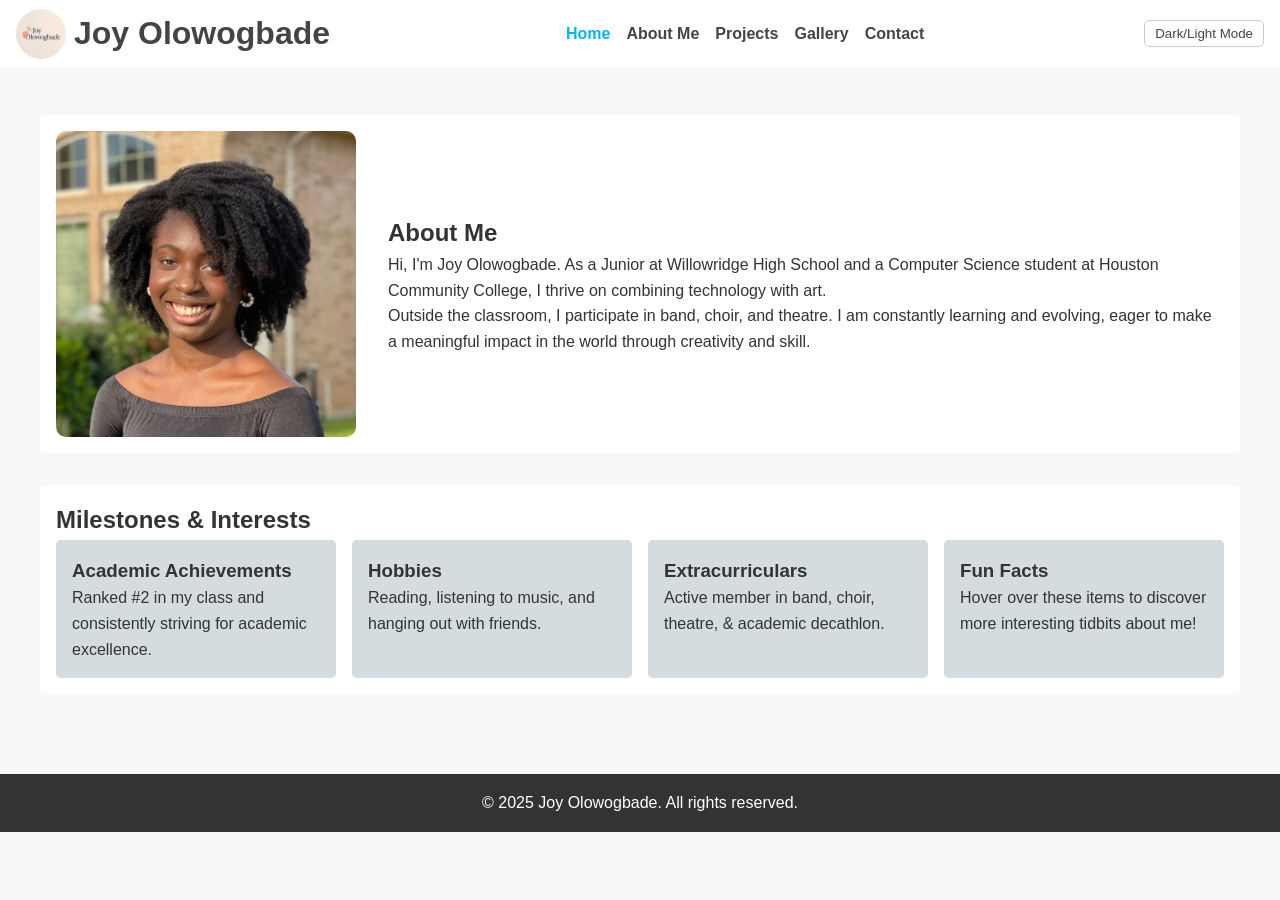
<file: All About Me (Spring 2025)/index.html>
<!DOCTYPE html>
<html lang="en">
  <head>
    <meta charset="UTF-8" />
    <meta name="viewport" content="width=device-width, initial-scale=1.0" />
    <title>About Me - Joy Olowogbade</title>
    <link rel="stylesheet" href="css/style.css" />
  </head>
  <body>
    <header>
      <div class="logo">
        <a href="index.html">
          <img src="images/logo.png" alt="Joy Headshot" class="logo-img" />
          <h1>Joy Olowogbade</h1>
        </a>
      </div>
      <nav>
        <ul>
          <li><a class="active" href="index.html">Home</a></li>
          <li><a href="about.html">About Me</a></li>
          <li><a href="projects.html">Projects</a></li>
          <li><a href="gallery.html">Gallery</a></li>
          <li><a href="contact.html">Contact</a></li>
        </ul>
      </nav>
      <button id="mode-toggle" aria-label="Toggle Dark/Light Mode">Dark/Light Mode</button>
      <div class="hamburger">
        <span></span>
        <span></span>
        <span></span>
      </div>
    </header>

    <main>
      <section id="about">
        <div class="about-container">
          <img src="images/Joy.JPG" alt="Joy's Photo" class="about-photo" />
          <div class="about-text">
            <h2>About Me</h2>
            <p>
              Hi, I'm Joy Olowogbade.
              As a Junior at Willowridge High School and a Computer Science student
              at Houston Community College, I thrive on combining technology with art.
            </p>
            <p>
              Outside the classroom, I participate in band, choir, and theatre.
              I am constantly learning and evolving, eager to make a meaningful impact
              in the world through creativity and skill.
            </p>
          </div>
        </div>
      </section>

      <section id="timeline">
        <h2>Milestones & Interests</h2>
        <div class="timeline-container">
          <div class="timeline-item">
            <h3>Academic Achievements</h3>
            <p>
              Ranked #2 in my class and consistently striving for academic excellence.
            </p>
          </div>
          <div class="timeline-item">
            <h3>Hobbies</h3>
            <p>
              Reading, listening to music, and hanging out with friends.
            </p>
          </div>
          <div class="timeline-item">
            <h3>Extracurriculars</h3>
            <p>
              Active member in band, choir, theatre, & academic decathlon.
            </p>
          </div>
          <div class="timeline-item">
            <h3>Fun Facts</h3>
            <p>
              Hover over these items to discover more interesting tidbits about me!
            </p>
          </div>
        </div>
      </section>
    </main>

    <footer>
      <p>&copy; 2025 Joy Olowogbade. All rights reserved.</p>
    </footer>

    <script src="js/script.js"></script>
  </body>
</html>
</file>
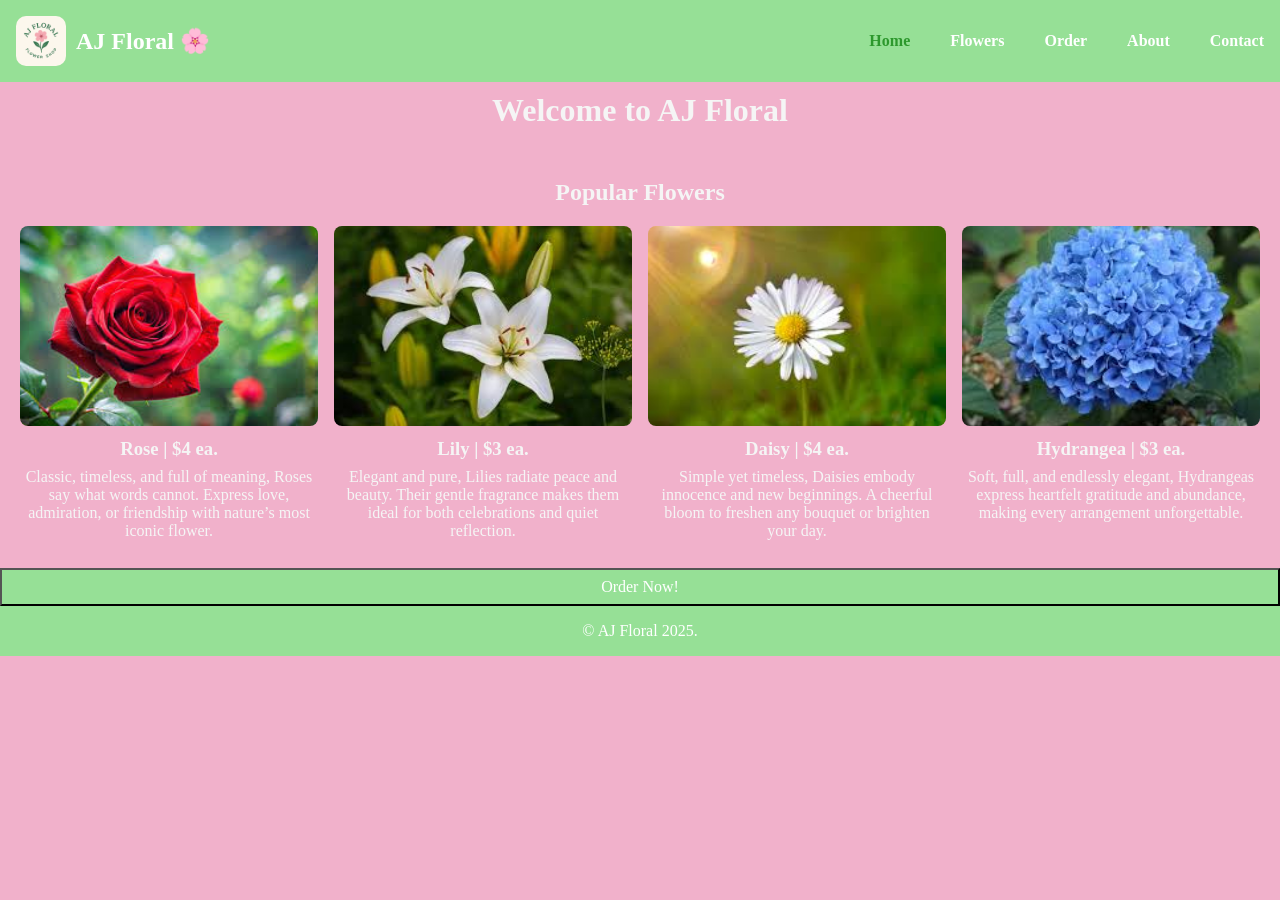
<file: Frontend Project/index.html>
<!DOCTYPE html>
<html lang="en">
<head>
    <meta charset="UTF-8">
    <meta http-equiv="X-UA-Compatible" content="IE=edge">
    <meta name="viewport" content="width=device-width, initial-scale=1.0">
    <title>AJ Floral 🌸</title>
    <link rel="stylesheet" href="css/style.css">
</head>
<body>
  <header>
   <nav>
      <div>
        <img src="images/logo.png" class="logo">
        <span class="name">AJ Floral 🌸</span>
      </div>
        <div class="hamburger">
          <span></span>
          <span></span>
          <span></span>
        </div>
        <ul class="nav-links">
          <li><a class="activo" href="index.html">Home</a></li>
          <li><a href="flowers.html">Flowers</a></li>
          <li><a href="order.html">Order</a></li>
          <li><a href="about.html">About</a></li>
          <li><a href="contact.html">Contact</a></li>
        </ul>
      </nav>
  </header>    

      <h1 id="title">Welcome to AJ Floral</h1>
      
      <section id="popular">
        <h2>Popular Flowers</h2>
        <div id="popularGrid" class="flower-grid"></div>
      </section>
      <button><a href='order.html'>Order Now!</a></button>

      <script src="javascript/script.js"></script>
      <footer><p>&copy; AJ Floral 2025.</p></footer>
</body>
</html>
</file>
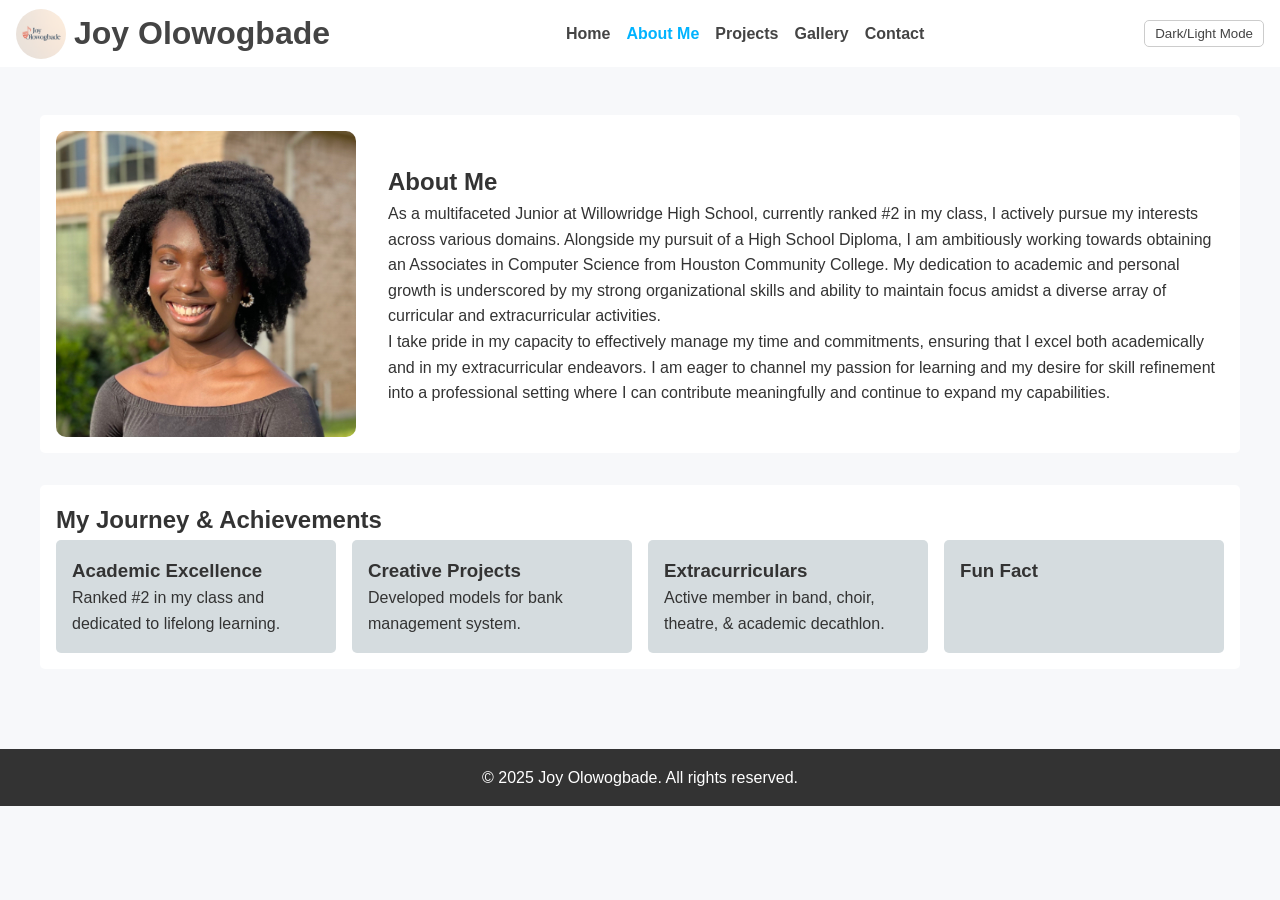
<file: All About Me (Spring 2025)/about.html>
<!DOCTYPE html>
<html lang="en">
  <head>
    <meta charset="UTF-8" />
    <meta name="viewport" content="width=device-width, initial-scale=1.0" />
    <title>About Me - Joy Olowogbade</title>
    <link rel="stylesheet" href="css/style.css" />
  </head>
  <body>
    <header>
      <div class="logo">
        <a href="index.html">
          <img src="images/logo.png" alt="Joy Headshot" class="logo-img" />
          <h1>Joy Olowogbade</h1>
        </a>
      </div>
      <nav>
        <ul>
          <li><a href="index.html">Home</a></li>
          <li><a class="active" href="about.html">About Me</a></li>
          <li><a href="projects.html">Projects</a></li>
          <li><a href="gallery.html">Gallery</a></li>
          <li><a href="contact.html">Contact</a></li>
        </ul>
      </nav>
      <button id="mode-toggle" aria-label="Toggle Dark/Light Mode">Dark/Light Mode</button>
      <div class="hamburger">
        <span></span>
        <span></span>
        <span></span>
      </div>
    </header>

    <main>
      <section id="about">
        <div class="about-container">
          <img src="images/Joy.JPG" alt="Joy's Photo" class="about-photo" />
          <div class="about-text">
            <h2>About Me</h2>
            <p>
              As a multifaceted Junior at Willowridge High School, currently ranked #2 in my class, 
                I actively pursue my interests across various domains. Alongside my pursuit of a High 
                School Diploma, I am ambitiously working towards obtaining an Associates in Computer
                Science from Houston Community College. My dedication to academic and personal growth is 
                underscored by my strong organizational skills and ability to maintain focus amidst a 
                diverse array of curricular and extracurricular activities. <br>
                I take pride in my capacity to effectively manage my time and commitments, ensuring that I 
                excel both academically and in my extracurricular endeavors. I am eager to channel my 
                passion for learning and my desire for skill refinement into a professional setting where 
                I can contribute meaningfully and continue to expand my capabilities.
            </p>
          </div>
        </div>
      </section>

      <section id="timeline">
        <h2>My Journey & Achievements</h2>
        <div class="timeline-container">
          <div class="timeline-item">
            <h3>Academic Excellence</h3>
            <p>Ranked #2 in my class and dedicated to lifelong learning.</p>
          </div>
          <div class="timeline-item">
            <h3>Creative Projects</h3>
            <p>Developed models for bank management system.</p>
          </div>
          <div class="timeline-item">
            <h3>Extracurriculars</h3>
            <p>Active member in band, choir, theatre, & academic decathlon.</p>
          </div>
          <div class="timeline-item">
            <h3>Fun Fact</h3>
            <p class="fun-fact">I’m also an aunty!</p>
          </div>
        </div>
      </section>
    </main>

    <footer>
      <p>&copy; 2025 Joy Olowogbade. All rights reserved.</p>
    </footer>

    <script src="js/script.js"></script>
  </body>
</html>
</file>
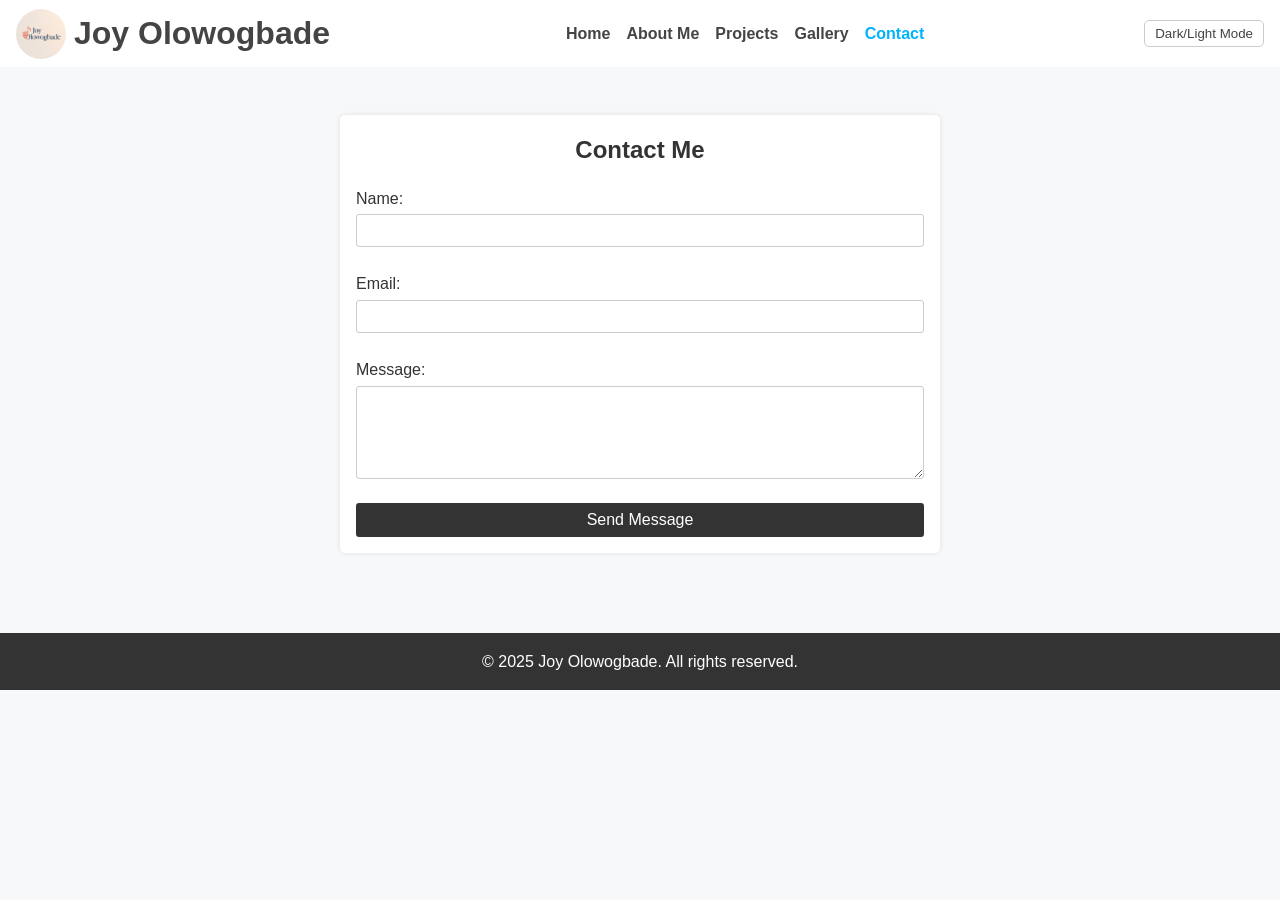
<file: All About Me (Spring 2025)/contact.html>
<!DOCTYPE html>
<html lang="en">
  <head>
    <meta charset="UTF-8" />
    <meta name="viewport" content="width=device-width, initial-scale=1.0" />
    <title>Contact - Joy Olowogbade</title>
    <link rel="stylesheet" href="css/style.css" />
  </head>
  <body>
    <header>
      <div class="logo">
        <a href="index.html">
          <img src="images/logo.png" alt="Joy Headshot" class="logo-img" />
          <h1>Joy Olowogbade</h1>
        </a>
      </div>
      <nav>
        <ul>
          <li><a href="index.html">Home</a></li>
          <li><a href="about.html">About Me</a></li>
          <li><a href="projects.html">Projects</a></li>
          <li><a href="gallery.html">Gallery</a></li>
          <li><a class="active" href="contact.html">Contact</a></li>
        </ul>
      </nav>
      <button id="mode-toggle" aria-label="Toggle Dark/Light Mode">Dark/Light Mode</button>
      <div class="hamburger">
        <span></span>
        <span></span>
        <span></span>
      </div>
    </header>

    <main>
      <section id="contact">
        <h2>Contact Me</h2>
        <form id="contactForm" novalidate>
          <label for="name">Name:</label>
          <input type="text" id="name" name="name" required />

          <label for="email">Email:</label>
          <input type="email" id="email" name="email" required />

          <label for="message">Message:</label>
          <textarea id="message" name="message" rows="5" required></textarea>

          <button type="submit">Send Message</button>
        </form>
        <div id="formNotification" class="hidden"></div>
      </section>
    </main>

    <footer>
      <p>&copy; 2025 Joy Olowogbade. All rights reserved.</p>
    </footer>

    <script src="js/script.js"></script>
  </body>
</html>
</file>
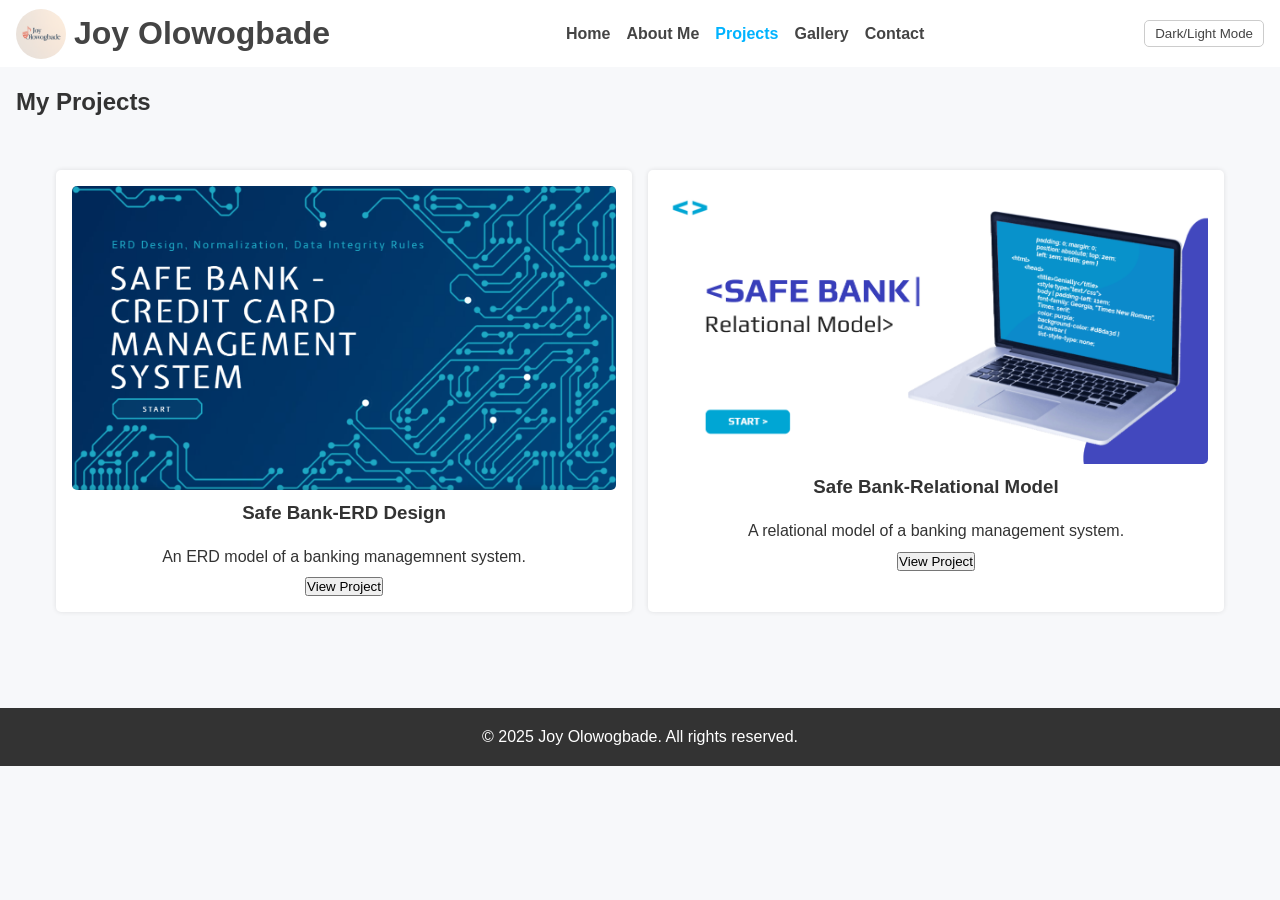
<file: All About Me (Spring 2025)/projects.html>
<!DOCTYPE html>
<html lang="en">
  <head>
    <meta charset="UTF-8" />
    <meta name="viewport" content="width=device-width, initial-scale=1.0" />
    <title>Projects - Joy Olowogbade</title>
    <link rel="stylesheet" href="css/style.css" />
  </head>
  <body>
    <header>
      <div class="logo">
        <a href="index.html">
          <img src="images/logo.png" alt="Joy Headshot" class="logo-img" />
          <h1>Joy Olowogbade</h1>
        </a>
      </div>
      <nav>
        <ul>
          <li><a href="index.html">Home</a></li>
          <li><a href="about.html">About Me</a></li>
          <li><a class="active" href="projects.html">Projects</a></li>
          <li><a href="gallery.html">Gallery</a></li>
          <li><a href="contact.html">Contact</a></li>
        </ul>
      </nav>
      <button id="mode-toggle" aria-label="Toggle Dark/Light Mode">Dark/Light Mode</button>
      <div class="hamburger">
        <span></span>
        <span></span>
        <span></span>
      </div>
    </header>

    <main>
      <section id="projects">
        <h2>My Projects</h2>
        <div class="projects-grid">
          <div class="project-card">
            <img src="images/Safe Bank ERD.png" alt="Project 1" />
            <h3>Safe Bank-ERD Design</h3>
            <p>An ERD model of a banking managemnent system.</p>
            <button onclick="window.open('https://view.genially.com/670fbefb206d4e794c1348c3/presentation-safe-bank-credit-card-management-system')">
              View Project
            </button>
          </div>
          <div class="project-card">
            <img src="images/Safe Bank Relational.png" alt="Project 2" />
            <h3>Safe Bank-Relational Model</h3>
            <p>A relational model of a banking management system.</p>
            <button onclick="window.open('https://view.genially.com/674f4d4f48f8fd88be7a46a9/learning-experience-didactic-unit-code-training-unit')">
              View Project
            </button>
          </div>
        </div>
      </section>
    </main>

    <footer>
      <p>&copy; 2025 Joy Olowogbade. All rights reserved.</p>
    </footer>

    <script src="js/script.js"></script>
  </body>
</html>
</file>
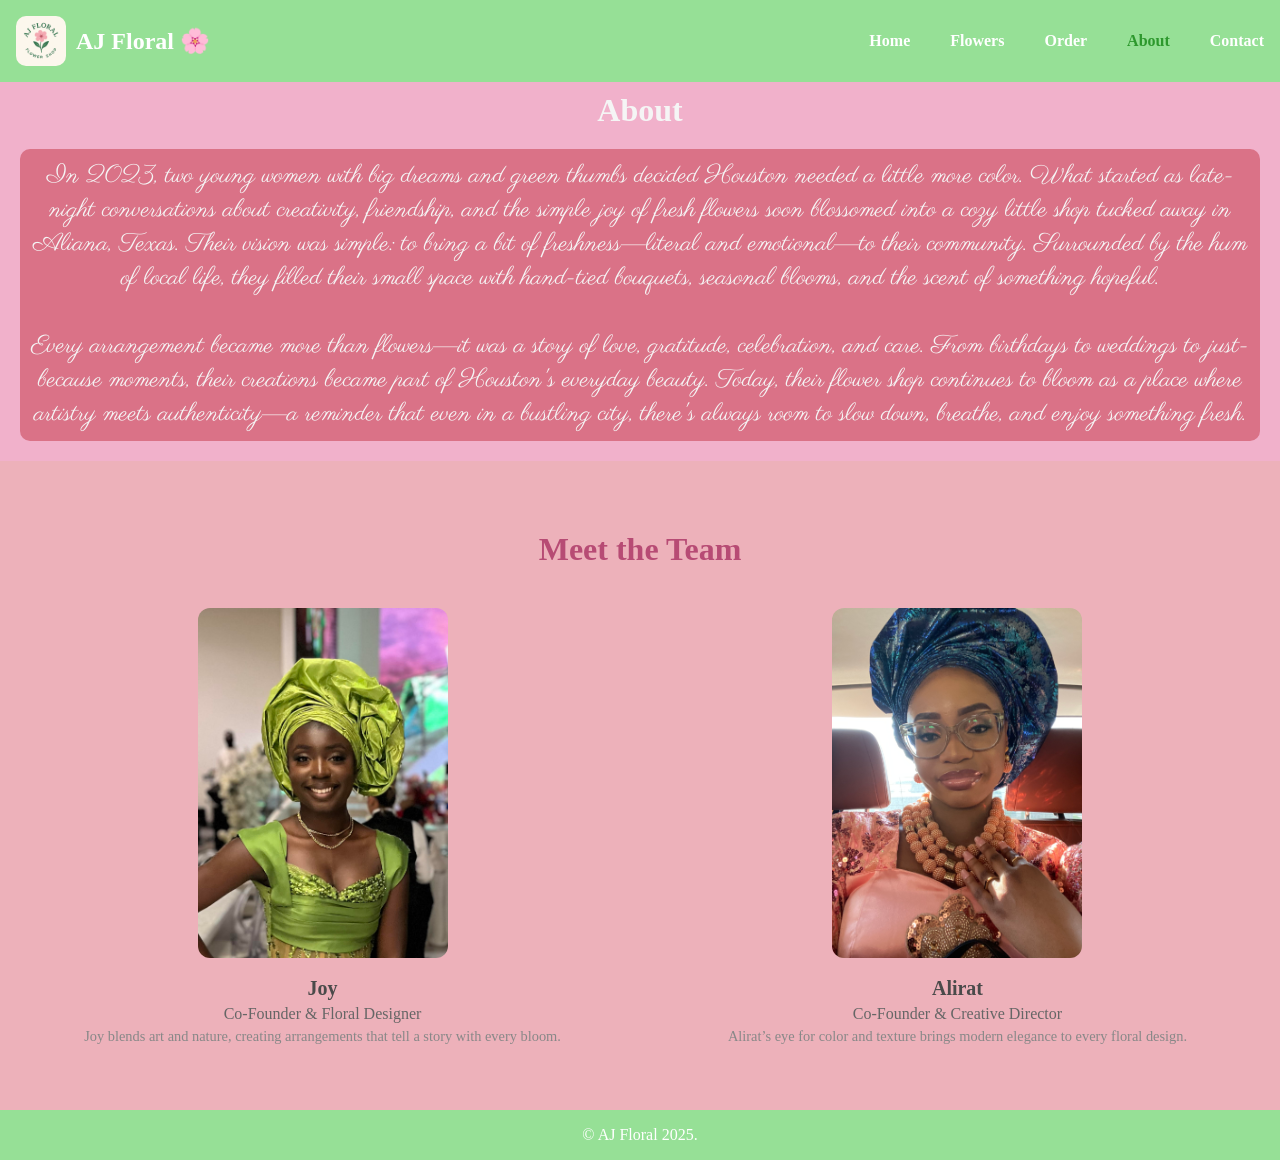
<file: Frontend Project/about.html>
<!DOCTYPE html>
<html lang="en">
<head>
    <meta charset="UTF-8">
    <meta http-equiv="X-UA-Compatible" content="IE=edge">
    <meta name="viewport" content="width=device-width, initial-scale=1.0">
    <title>AJ Floral 🌸</title>
    <link rel="preconnect" href="https://fonts.googleapis.com">
    <link rel="preconnect" href="https://fonts.gstatic.com" crossorigin>
    <link href="https://fonts.googleapis.com/css2?family=Bebas+Neue&family=Parisienne&display=swap" rel="stylesheet">
    <link rel="stylesheet" href="css/style.css">
</head>
<body>
  <header>
    <nav>
      <div>
        <img src="images/logo.png" class="logo">
        <span class="name">AJ Floral 🌸</span>
      </div>
        <div class="hamburger">
          <span></span><span></span><span></span>
        </div>
        <ul class="nav-links">
          <li><a href="index.html">Home</a></li>
          <li><a href="flowers.html">Flowers</a></li>
          <li><a href="order.html">Order</a></li>
          <li><a class="activo" href="about.html">About</a></li>
          <li><a href="contact.html">Contact</a></li>
        </ul>
      </nav>
  </header> 

      <h1 id="title">About</h1>
     <div class="about-box"><p class="fancy-font">In 2023, two young women with big dreams and green thumbs decided Houston needed a little more color. What started as late-night conversations about creativity, friendship, and the simple joy of fresh flowers soon blossomed into a cozy little shop tucked away in Aliana, Texas.

        Their vision was simple: to bring a bit of freshness—literal and emotional—to their community. Surrounded by the hum of local life, they filled their small space with hand-tied bouquets, seasonal blooms, and the scent of something hopeful.
        
        <br><br>Every arrangement became more than flowers—it was a story of love, gratitude, celebration, and care. From birthdays to weddings to just-because moments, their creations became part of Houston&apos;s everyday beauty.
        
        Today, their flower shop continues to bloom as a place where artistry meets authenticity—a reminder that even in a bustling city, there&apos;s always room to slow down, breathe, and enjoy something fresh.</p>
        </div>

        <section id="team">
          <h2>Meet the Team</h2>
          <div class="team-grid">
            <div class="team-member">
              <img src="images/Joy.JPG" alt="Joy - Co-Founder">
              <h3>Joy</h3>
              <p>Co-Founder & Floral Designer</p>
              <p class="bio">Joy blends art and nature, creating arrangements that tell a story with every bloom.</p>
            </div>
        
            <div class="team-member">
              <img src="images/Alirat.jpeg" alt="Alirat - Co-Founder">
              <h3>Alirat</h3>
              <p>Co-Founder & Creative Director</p>
              <p class="bio">Alirat’s eye for color and texture brings modern elegance to every floral design.</p>
            </div>
          </div>
        </section>
        
        
      <footer><p>&copy; AJ Floral 2025.</p></footer>
      <script src="javascript/script.js"></script>
</body>
</html>
</file>
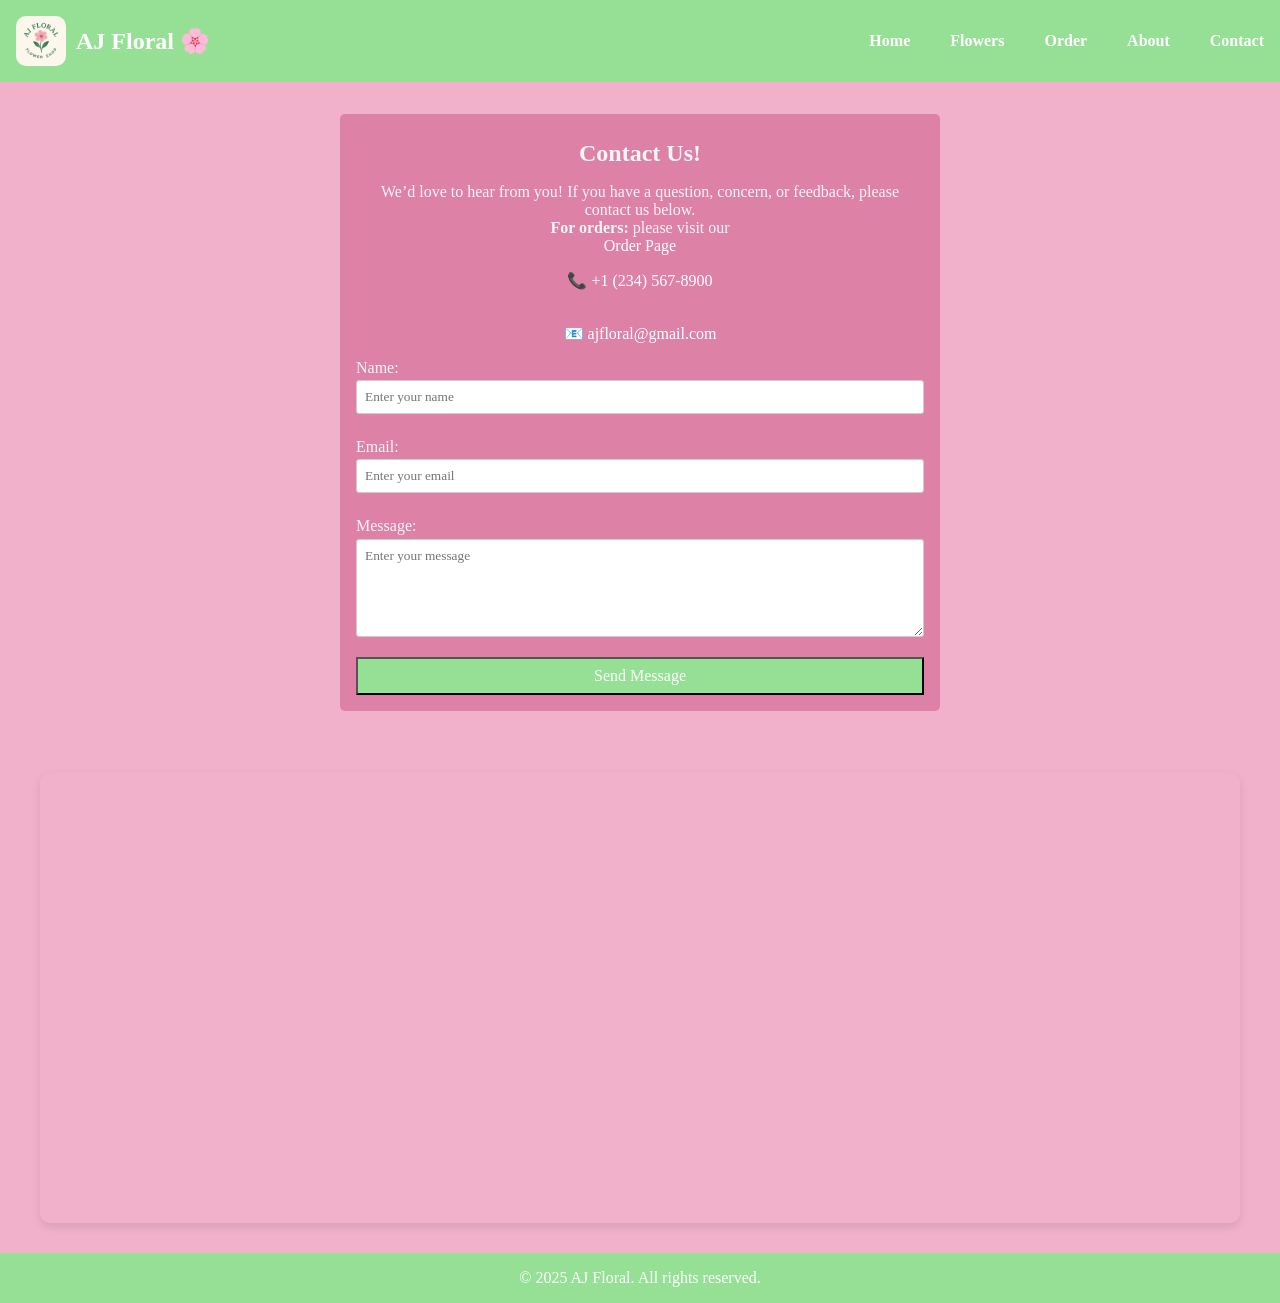
<file: Frontend Project/contact.html>
<!DOCTYPE html>
<html lang="en">
<head>
    <meta charset="UTF-8">
    <meta http-equiv="X-UA-Compatible" content="IE=edge">
    <meta name="viewport" content="width=device-width, initial-scale=1.0">
    <title>AJ Floral 🌸</title>
    <link rel="stylesheet" href="css/style.css">
</head>
<body>
  <header>
    <nav>
      <div>
        <img src="images/logo.png" class="logo">
        <span class="name">AJ Floral 🌸</span>
      </div>
        <div class="hamburger">
          <span></span><span></span><span></span>
        </div>
      <ul class="nav-links">
        <li><a href="index.html">Home</a></li>
        <li><a href="flowers.html">Flowers</a></li>
        <li><a href="order.html">Order</a></li>         
        <li><a href="about.html">About</a></li>
        <li><a class="active" href="contact.html">Contact</a></li>
      </ul>
    </nav>
  </header>
  
  <main>
    <section id="contact">
        <h2>Contact Us!</h2>
        <p>
          We’d love to hear from you! If you have a question, concern, or feedback,
          please contact us below.
        </p>
        <p><strong>For orders:</strong> please visit our <a href="order.html">Order Page</a></p>
  
        <div class="contact-info">
          <a href="tel:+1234567890">📞 +1 (234) 567-8900</a> <br />
          <a href="mailto:ajfloral@gmail.com">📧 ajfloral@gmail.com</a>
        </div>
  
        <form id="contactForm">
          <label for="name">Name:</label>
          <input type="text" id="name" name="name" placeholder="Enter your name" required />
  
          <label for="email">Email:</label>
          <input type="email" id="email" name="email" placeholder="Enter your email" required />
  
          <label for="message">Message:</label>
          <textarea id="message" name="message" rows="5" placeholder="Enter your message" required></textarea>
  
          <button type="submit">Send Message</button>
        </form>
      </section>
    </main>
  
    <iframe
      src="https://www.google.com/maps/embed?pb=!1m18!1m12!1m3!1d2486.7578230349154!2d-95.53856692619523!3d29.687411535401697!2m3!1f0!2f0!3f0!3m2!1i1024!2i768!4f13.1!3m3!1m2!1s0x8640c34f41b00f1d%3A0xfeaff3aefc76b48!2sA%20J%20Flower%20Wholesale!5e1!3m2!1sen!2sus!4v1760135644221!5m2!1sen!2sus"
      class="map"
      height="450"
      style="border:0;"
      loading="lazy"
      referrerpolicy="no-referrer-when-downgrade">
    </iframe>
  
    <footer><p>&copy; 2025 AJ Floral. All rights reserved.</p></footer>
    <script src="javascript/script.js"></script>
  </body>
</html>
</file>
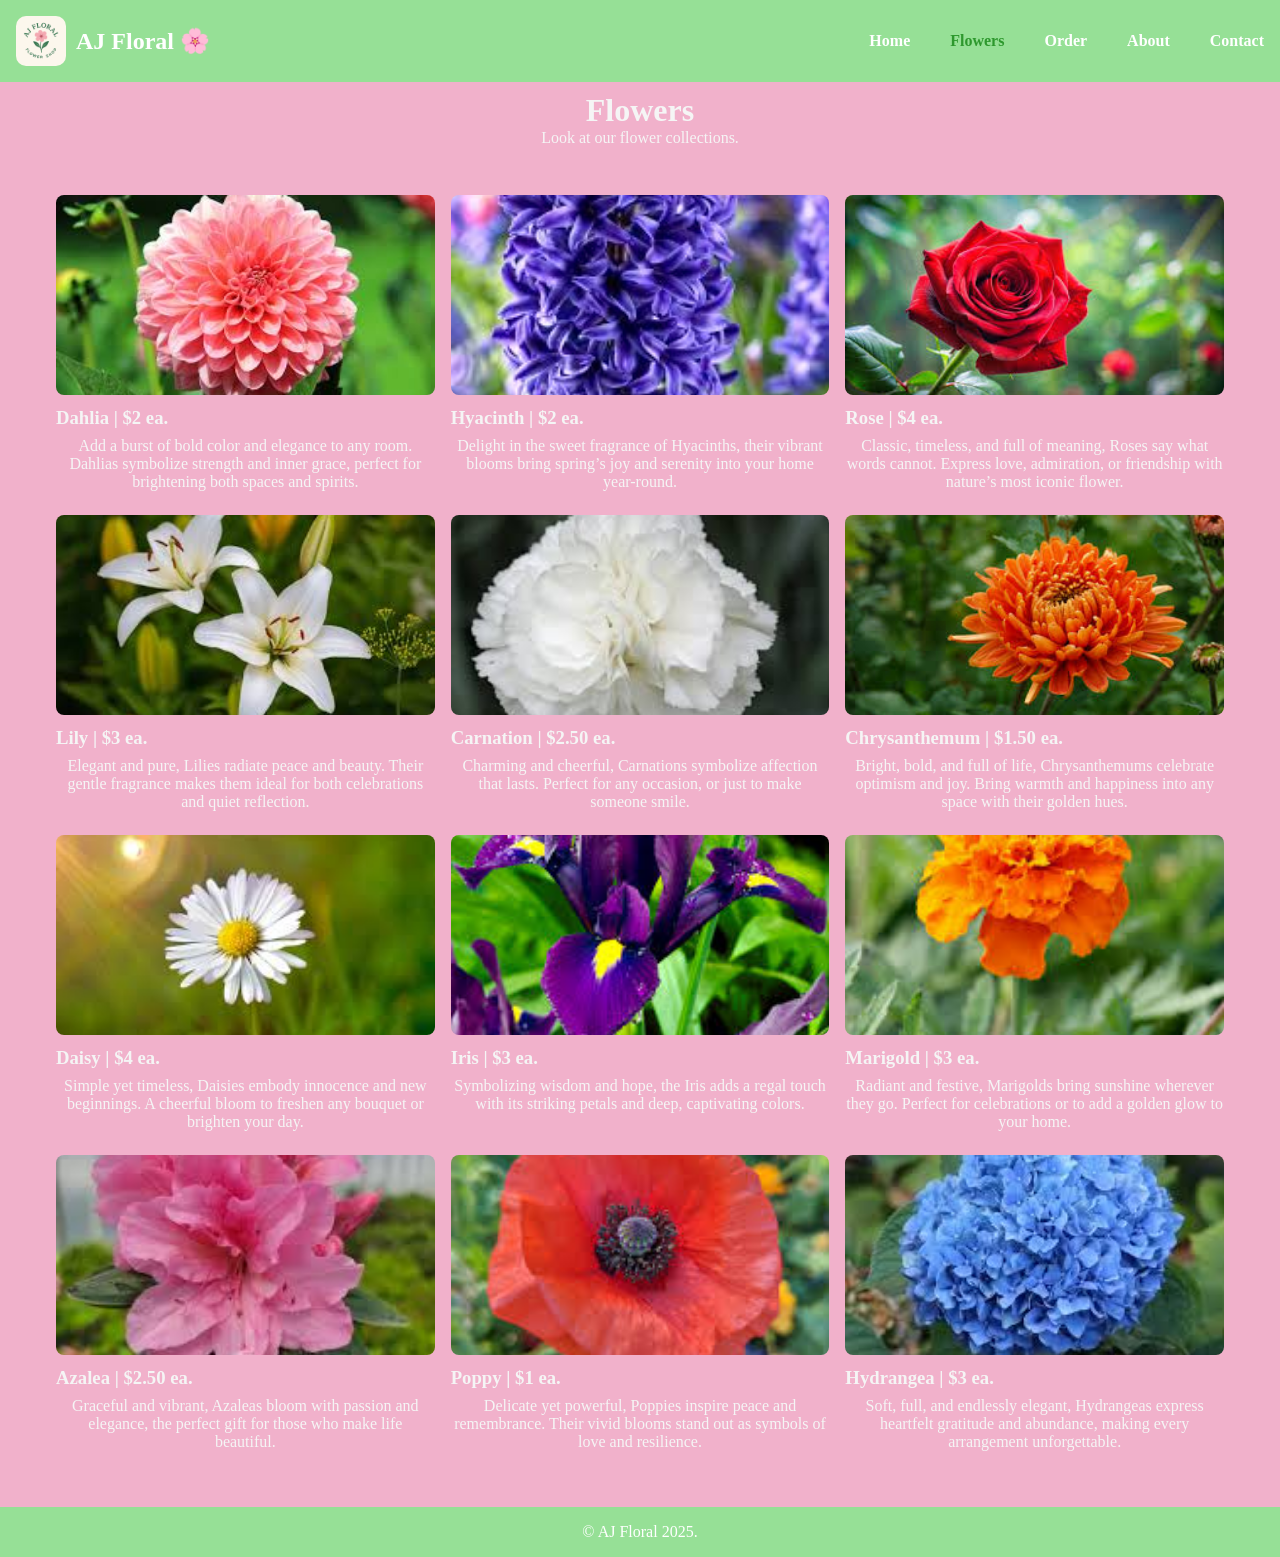
<file: Frontend Project/flowers.html>
<!DOCTYPE html>
<html lang="en">
<head>
  <meta charset="UTF-8">
  <meta name="viewport" content="width=device-width, initial-scale=1.0">
  <title>AJ Floral 🌸</title>
  <link rel="stylesheet" href="css/style.css">
</head>
<body>
  <header>
    <nav>
      <div>
        <img src="images/logo.png" class="logo">
        <span class="name">AJ Floral 🌸</span>
      </div>
      <div class="hamburger">
        <span></span><span></span><span></span>
      </div>
      <ul class="nav-links">
        <li><a href="index.html">Home</a></li>
        <li><a class="activo" href="flowers.html">Flowers</a></li>
        <li><a href="order.html">Order</a></li>
        <li><a href="about.html">About</a></li>
        <li><a href="contact.html">Contact</a></li>
      </ul>
    </nav>
  </header>

  <main>
    <h1 id="title">Flowers</h1>
    <p>Look at our flower collections.</p>

    <div id="flowerGrid"></div>
  </main>

  <footer>
    <p>&copy; AJ Floral 2025.</p>
  </footer>

  <script src="javascript/script.js"></script>
</body>
</html>
</file>
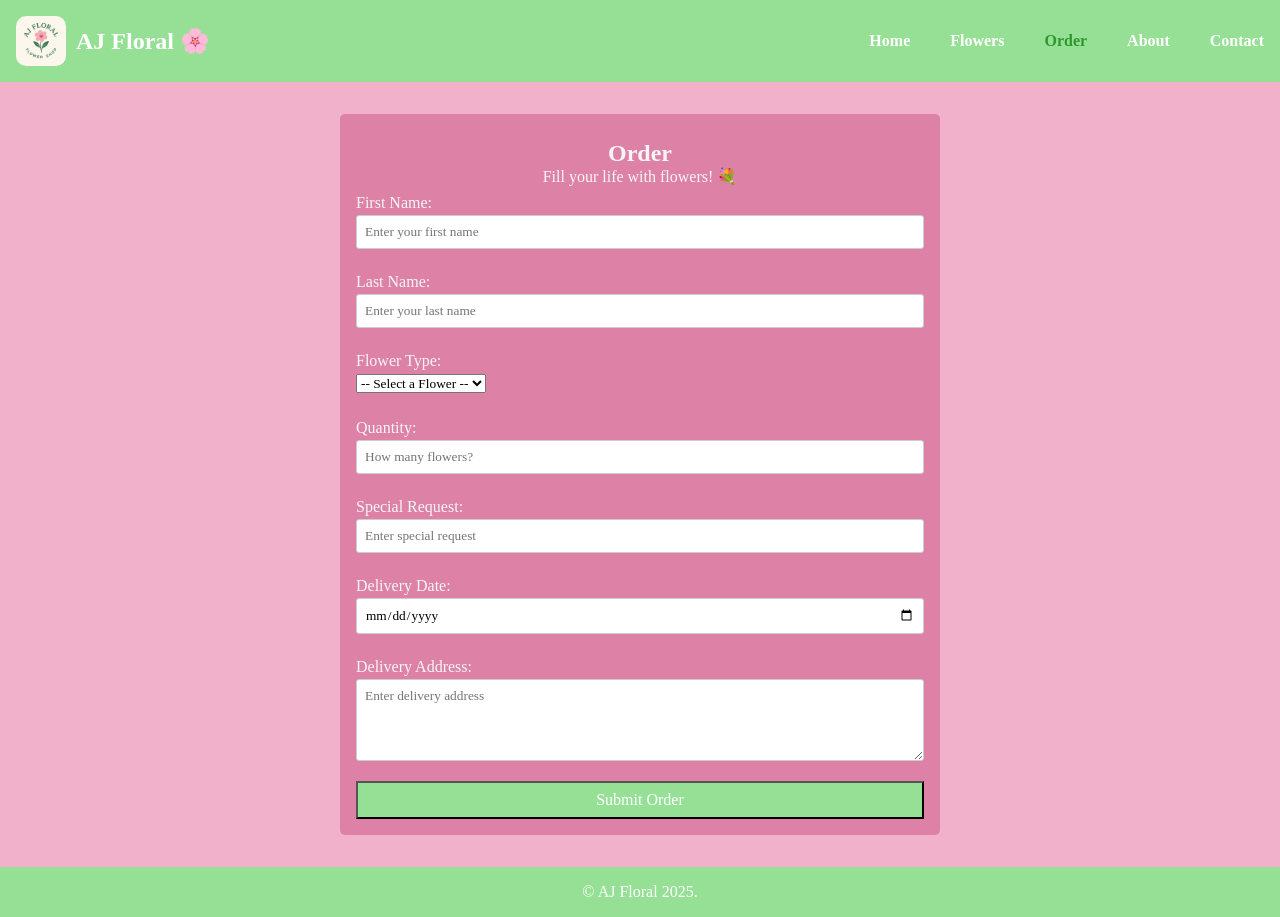
<file: Frontend Project/order.html>
<!DOCTYPE html>
<html lang="en">
<head>
    <meta charset="UTF-8">
    <meta http-equiv="X-UA-Compatible" content="IE=edge">
    <meta name="viewport" content="width=device-width, initial-scale=1.0">
    <title>AJ Floral 🌸</title>
    <link rel="stylesheet" href="css/style.css">
</head>
<body>
  <header>
    <nav>
      <div>
        <img src="images/logo.png" class="logo">
        <span class="name">AJ Floral 🌸</span>
      </div>
        <div class="hamburger">
          <span></span><span></span><span></span>
        </div>
        <ul class="nav-links">
          <li><a href="index.html">Home</a></li>
          <li><a href="flowers.html">Flowers</a></li>
          <li><a class="activo" href="order.html">Order</a></li>
          <li><a href="about.html">About</a></li>
          <li><a href="contact.html">Contact</a></li>
        </ul>
      </nav>
  </header> 
      <main>
        <section id="contact">
          <h1 id="title">Order</h1>
          <p>Fill your life with flowers! 💐</p>
        

          <form id="order-form">
            <label for="firstName">First Name:</label>
            <input id="firstName" name="firstName" type="text" placeholder="Enter your first name" required>

            <label for="lastName">Last Name:</label>
            <input id="lastName" name="lastName" type="text" placeholder="Enter your last name" required> 
            
            <label for="flowerType">Flower Type:</label>
            <select id="flowerType" required>
            
            </select> 
    
            <br><br>
            <label for="quantity">Quantity:</label>
            <input id="quantity" name="quantity" type="number" min="1" max="100" placeholder="How many flowers?" required> 
            
            <label for="specialRequest">Special Request:</label>
            <input name="specialRequest" type="text" placeholder="Enter special request"> <br>

            <label for="delivery">Delivery Date:</label>
            <input type="date" id="delivery" name="delivery" required />

            <label for="address">Delivery Address:</label>
            <textarea id="address" name="address" rows="4" placeholder="Enter delivery address" required></textarea>

            <button type="submit">Submit Order</button>

          </form>

        </section>
      </main>    
      <footer><p>&copy; AJ Floral 2025.</p></footer>
      <script src="javascript/script.js"></script>
</body>
</html>
</file>
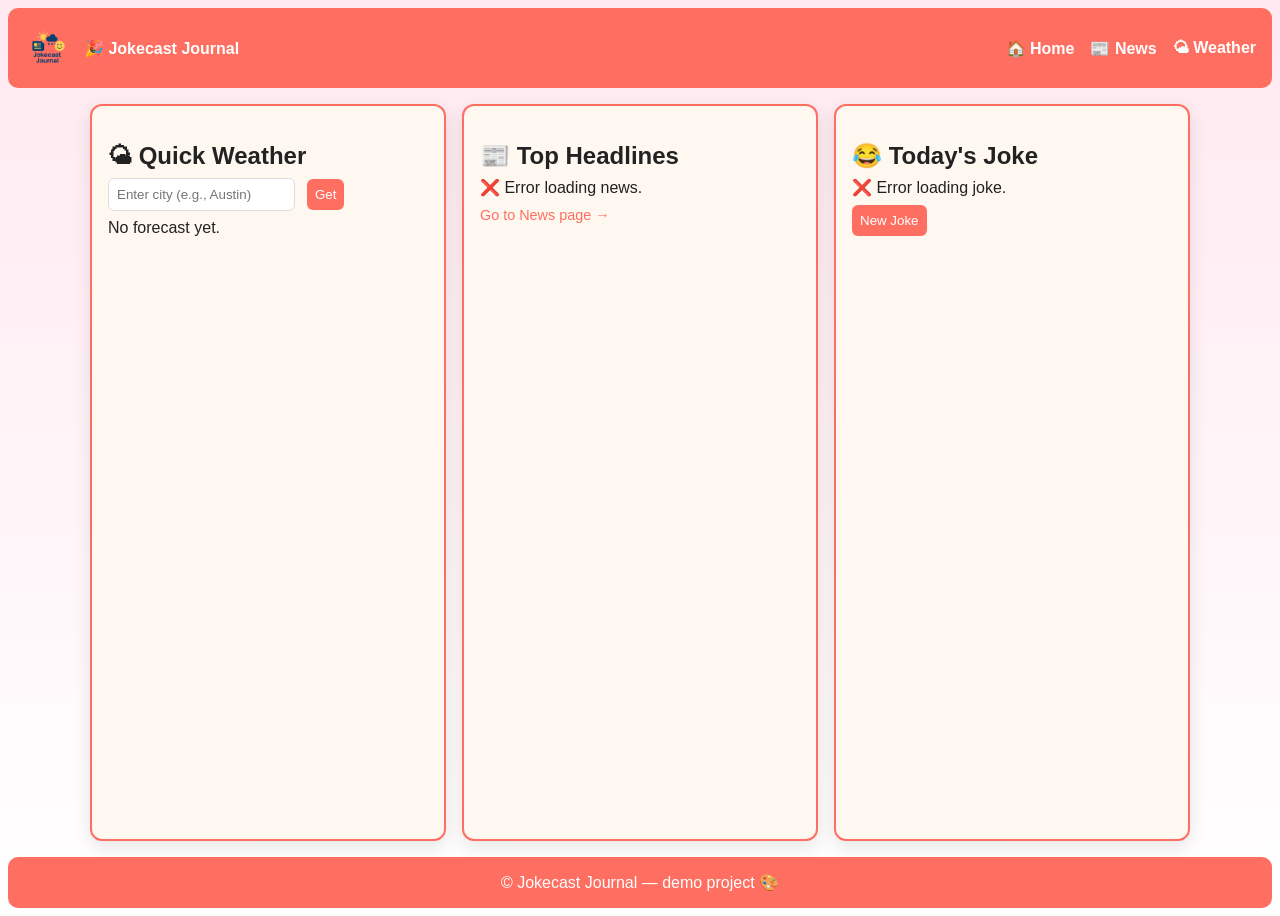
<file: Backend Project/project/home.html>
<!doctype html>
<html lang="en">
<head>
  <meta charset="utf-8" />
  <meta name="viewport" content="width=device-width,initial-scale=1" />
  <title>Jokecast Journal — Home</title>
  <link rel="stylesheet" href="style.css" />
</head>
<body>
  <header>
    <nav class="nav row">
      <div class="brand row">
        <img src="images/logo.png" alt="logo" class="logo" />
        <span class="name">🎉 Jokecast Journal</span>
      </div>
      <button class="hamburger" aria-label="open menu" title="menu">
        <span></span><span></span><span></span>
      </button>
      <ul class="nav-links row">
        <li><a class="activo" href="home.html">🏠 Home</a></li>
        <li><a href="news.html">📰 News</a></li>
        <li><a href="weather.html">🌤 Weather</a></li>
      </ul>
    </nav>
  </header>

  <main class="container grid home-grid">
    <section class="card weather-card">
      <h2>🌤 Quick Weather</h2>
      <form id="quick-weather-form" class="row">
        <input id="quick-city" placeholder="Enter city (e.g., Austin)" />
        <button type="submit">Get</button>
      </form>
      <div id="quick-weather-output" class="card-body">No forecast yet.</div>
    </section>

    <section class="card news-card">
      <h2>📰 Top Headlines</h2>
      <div id="news-preview" class="card-body">Loading headlines...</div>
      <a href="news.html" class="small-link">Go to News page →</a>
    </section>

    <section class="card joke-card">
      <h2>😂 Today's Joke</h2>
      <div id="joke-box" class="card-body">Loading joke...</div>
      <button id="new-joke" class="btn">New Joke</button>
    </section>
  </main>

  <footer class="footer">© Jokecast Journal — demo project 🎨</footer>
  <script src="app.js"></script>
</body>
</html>
</file>
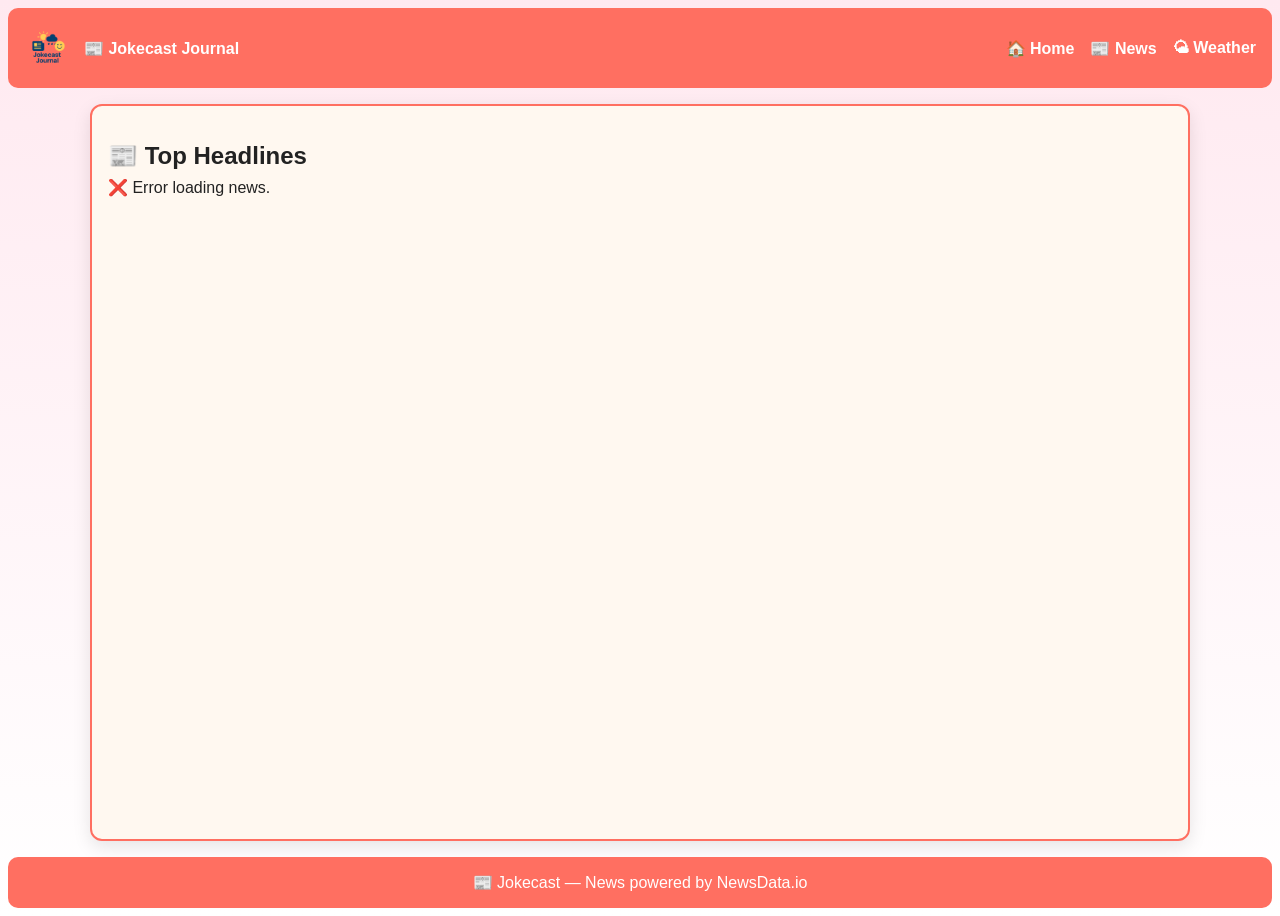
<file: Backend Project/project/news.html>
<!doctype html>
<html lang="en">
<head>
  <meta charset="utf-8" />
  <meta name="viewport" content="width=device-width,initial-scale=1" />
  <title>Jokecast Journal — News</title>
  <link rel="stylesheet" href="style.css" />
</head>
<body>
  <header>
    <nav class="nav row">
      <div class="brand row">
        <img src="images/logo.png" alt="logo" class="logo" />
        <span class="name">📰 Jokecast Journal</span>
      </div>
      <button class="hamburger" aria-label="open menu" title="menu">
        <span></span><span></span><span></span>
      </button>
      <ul class="nav-links row">
        <li><a href="home.html">🏠 Home</a></li>
        <li><a class="activo" href="news.html">📰 News</a></li>
        <li><a href="weather.html">🌤 Weather</a></li>
      </ul>
    </nav>
  </header>

  <main class="container news-grid">
    <section class="card results-panel">
      <h2>📰 Top Headlines</h2>
      <div id="news-results" class="card-body">Loading headlines...</div>
    </section>
  </main>

  <footer class="footer">📰 Jokecast — News powered by NewsData.io</footer>
  <script src="app.js"></script>
</body>
</html>
</file>
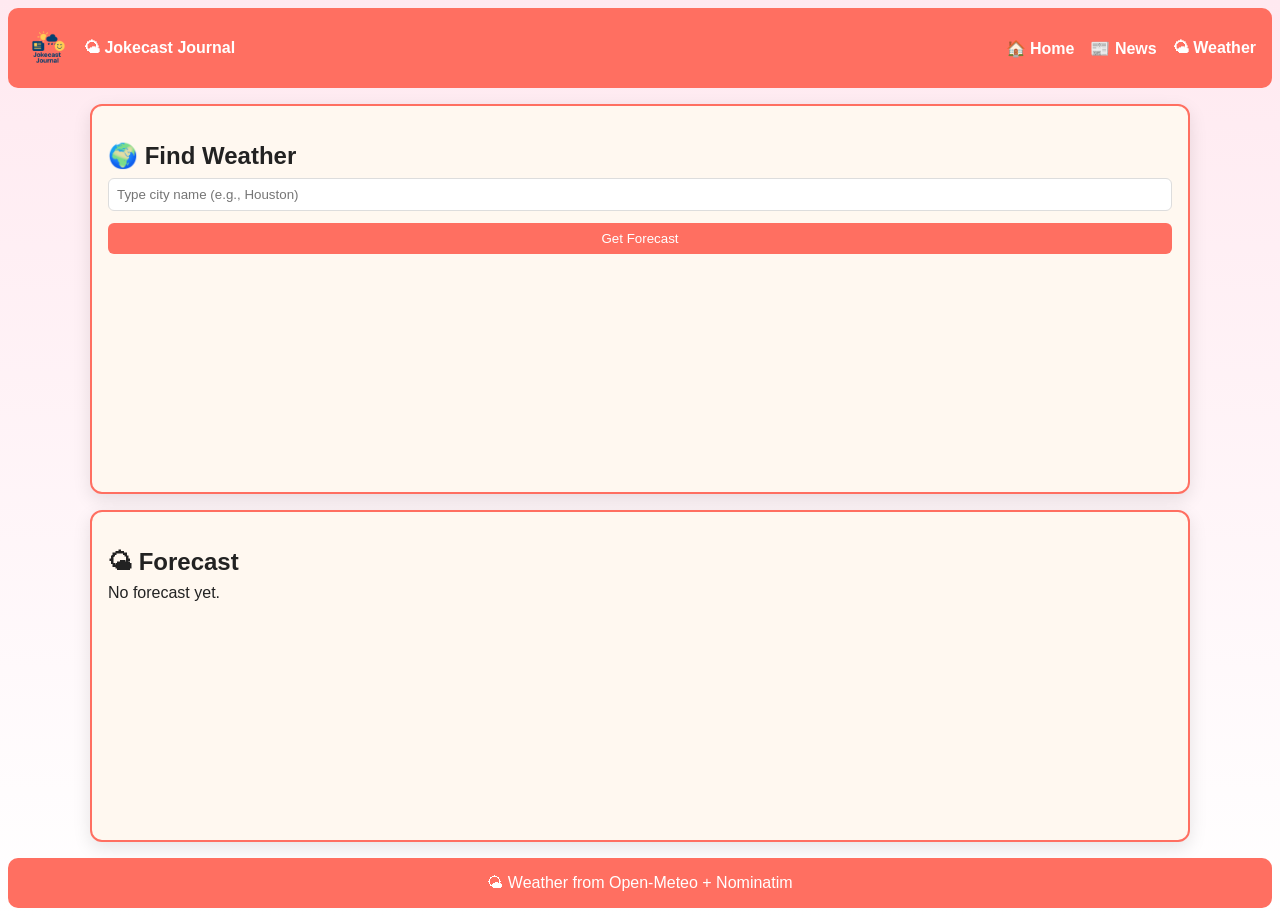
<file: Backend Project/project/weather.html>
<!doctype html>
<html lang="en">
<head>
  <meta charset="utf-8" />
  <meta name="viewport" content="width=device-width,initial-scale=1" />
  <title>Jokecast Journal — Weather</title>
  <link rel="stylesheet" href="style.css" />
</head>
<body>
  <header>
    <nav class="nav row">
      <div class="brand row">
        <img src="images/logo.png" alt="logo" class="logo" />
        <span class="name">🌤 Jokecast Journal</span>
      </div>
      <button class="hamburger" aria-label="open menu" title="menu">
        <span></span><span></span><span></span>
      </button>
      <ul class="nav-links row">
        <li><a href="home.html">🏠 Home</a></li>
        <li><a href="news.html">📰 News</a></li>
        <li><a class="activo" href="weather.html">🌤 Weather</a></li>
      </ul>
    </nav>
  </header>

  <main class="container weather-main-grid">
    <section class="card weather-form-card">
      <h2>🌍 Find Weather</h2>
      <form id="weather-form" class="col">
        <input id="city-input" placeholder="Type city name (e.g., Houston)" required />
        <button type="submit">Get Forecast</button>
      </form>
    </section>

    <section class="card forecast-card">
      <h2>🌤 Forecast</h2>
      <div id="forecast-output" class="card-body">No forecast yet.</div>
    </section>
  </main>

  <footer class="footer">🌤 Weather from Open-Meteo + Nominatim</footer>
  <script src="app.js"></script>
</body>
</html>
</file>
<file: All About Me (Spring 2025)/css/style.css>
* {
  margin: 0;
  padding: 0;
  box-sizing: border-box;
}
:root {
  --bg-color: #F7F8FA;
  --text-color: #333333;
  --header-bg: #FFFFFF;
  --header-text-color: #444444;
  --link-active: #00b3ff;
  --button-bg: #FFFFFF;
  --button-text: #444444;
  --button-border: #CCCCCC;
  --container-bg: #FFFFFF;
  --time-item: #d5dcdf;
}
body.dark-mode {
  --bg-color: #2f3031;
  --text-color: #E0E0E0;
  --header-bg: #383838;
  --header-text-color: #FFFFFF;
  --link-active: #00b3ff;
  --button-bg: #1E1E1E;
  --button-text: #FFFFFF;
  --button-border: #444444;
  --container-bg: #232324;
  --time-item: #75797b;
}
body {
  font-family: 'Arial', sans-serif;
  line-height: 1.6;
  background-color: var(--bg-color);
  color: var(--text-color);
  transition: background-color 0.3s ease, color 0.3s ease;
}
header {
  width: 100%;
  background-color: var(--header-bg);
  color: var(--header-text-color);
  padding: 0.5rem 1rem;
  display: flex;
  justify-content: space-between;
  align-items: center;
  position: sticky;
  top: 0;
  z-index: 100;
}
.logo a {
  text-decoration: none;
  color: var(--header-text-color);
  display: flex;
  align-items: center;
}
.logo-img {
  width: 50px;
  height: 50px;
  border-radius: 50%;
  margin-right: 0.5rem;
}
nav ul {
  list-style: none;
  display: flex;
}
nav li {
  margin-left: 1rem;
}
nav a {
  text-decoration: none;
  color: var(--header-text-color);
  font-weight: bold;
  transition: color 0.3s ease;
}
nav a:hover,
nav a.active {
  color: var(--link-active);
}
.hamburger {
  display: none;
  flex-direction: column;
  cursor: pointer;
}
.hamburger span {
  background: var(--header-text-color);
  height: 3px;
  width: 25px;
  margin: 4px 0;
}
#mode-toggle {
  background: var(--button-bg);
  border: 1px solid var(--button-border);
  color: var(--button-text);
  padding: 5px 10px;
  cursor: pointer;
  border-radius: 5px;
}
#mode-toggle:hover {
  background: var(--link-active);
  color: #FFFFFF;
}
main {
  padding: 1rem;
}
.about-container {
  display: flex;
  flex-wrap: wrap;
  align-items: center;
  background-color: var(--container-bg);
  margin: 2rem auto;
  max-width: 1200px;
  padding: 1rem;
  border-radius: 5px;
}
.about-photo {
  flex: 1;
  max-width: 300px;
  border-radius: 10px;
  margin-right: 2rem;
}
.about-text {
  flex: 2;
  min-width: 250px;
}
#timeline {
  background-color: var(--container-bg);
  margin: 2rem auto;
  max-width: 1200px;
  padding: 1rem;
  border-radius: 5px;
}
.timeline-container {
  display: grid;
  grid-template-columns: repeat(auto-fit, minmax(200px, 1fr));
  gap: 1rem;
}
.timeline-item {
  background: var(--time-item);
  padding: 1rem;
  border-radius: 5px;
  transition: 0.3s ease;
}
.timeline-item:hover {
  background: #8d8989;
}
.fun-fact {
  opacity: 0;
  transition: opacity 0.5s ease;
}
.timeline-item:hover .fun-fact {
  opacity: 1;
}
.projects-grid {
  display: grid;
  grid-template-columns: repeat(auto-fit, minmax(250px, 1fr));
  gap: 1rem;
  margin: 2rem auto;
  max-width: 1200px;
  padding: 1rem;
}
.project-card {
  background-color: var(--container-bg);
  border-radius: 5px;
  padding: 1rem;
  box-shadow: 0 0 5px rgba(0, 0, 0, 0.1);
  display: flex;
  flex-direction: column;
  align-items: center;
}
.project-card img {
  width: 100%;
  height: auto;
  border-radius: 5px;
}
.project-card h3 {
  margin: 0.5rem 0;
}
.project-card p {
  text-align: center;
  margin: 0.5rem 0;
}
.gallery-grid {
  display: grid;
  grid-template-columns: repeat(4, 1fr);
  gap: 1rem;
  margin: 2rem auto;
  max-width: 1200px;
  padding: 1rem;
}
.gallery-item img {
  width: 100%;
  height: 250px;
  object-fit: cover;
  border-radius: 5px;
  cursor: pointer;
  transition: transform 0.3s ease;
}
.gallery-item img:hover {
  transform: scale(1.05);
}
.lightbox {
  display: none;
  position: fixed;
  z-index: 200;
  left: 0;
  top: 0;
  width: 100%;
  height: 100%;
  overflow: auto;
  background-color: rgba(0, 0, 0, 0.9);
  justify-content: center;
  align-items: center;
}
.lightbox img {
  max-width: 90%;
  max-height: 80%;
}
.video-item video {
  width: 100%;
  border-radius: 5px;
  height: 250px;
  object-fit: cover;
  display: block;
  cursor: pointer;
  transition: transform 0.3s ease;
}
.video-item video:hover {
  transform: scale(1.05);
}
.lightbox.active {
  display: flex;
}
#videoLightbox {
  max-width: 90%;
  max-height: 80%;
  border-radius: 8px;
  box-shadow: 0 4px 10px rgba(0, 0, 0, 0.2);
}
#contact {
  background-color: var(--container-bg);
  max-width: 600px;
  margin: 2rem auto;
  padding: 1rem;
  border-radius: 5px;
  box-shadow: 0 0 5px rgba(0, 0, 0, 0.1);
}

#contact h2 {
  text-align: center;
  margin-bottom: 1rem;
}
form label {
  display: block;
  margin: 0.5rem 0 0.2rem;
}
form input,
form textarea {
  width: 100%;
  padding: 0.5rem;
  border: 1px solid #ccc;
  border-radius: 3px;
  margin-bottom: 1rem;
}
form button {
  display: block;
  width: 100%;
  padding: 0.5rem;
  background: #333;
  color: #fff;
  border: none;
  border-radius: 3px;
  font-size: 1rem;
  cursor: pointer;
}
form button:hover {
  background: #555;
}
.hidden {
  display: none;
}
footer {
  background-color: #333;
  color: #fff;
  text-align: center;
  padding: 1rem;
  margin-top: 2rem;
}
@media (max-width: 768px) {
  header {
    flex-direction: column;
    align-items: flex-start;
  }
  nav ul {
    flex-direction: column;
    width: 100%;
    display: none;
  }
  nav ul.show {
    display: flex;
  }
  nav li {
    margin: 0.5rem 0;
  }
  .hamburger {
    display: flex;
  }
  .about-container {
    flex-direction: column;
    text-align: center;
  }
  .about-photo {
    margin: 0 auto 1rem;
    max-width: 80%;
  }
  .gallery-grid {
    grid-template-columns: repeat(2, 1fr);
  }
}
@media (max-width: 480px) {
  .gallery-grid {
    grid-template-columns: 1fr;
  }
}
#video-gallery {
  margin: 2rem auto;
  max-width: 1200px;
  padding: 1rem;
}
.video-grid {
  display: grid;
  grid-template-columns: repeat(4, 1fr);
  gap: 1rem;
  margin-top: 1rem;
}

.video-item {
  overflow: hidden;
  box-shadow: 0 0 5px rgba(0, 0, 0, 0.1);
  border-radius: 5px;
}
</file>
<file: Frontend Project/css/style.css>
* {
    margin: 0;
    padding: 0;
    box-sizing: border-box;
    font-family: Georgia, 'Times New Roman', Times, serif;
}
body {
    color: whitesmoke;
    background-color: rgb(241, 177, 203);
    display: flex;
    flex-direction: column;
}
p {
    text-align: center;
}
main {
    flex: 1;
}
/* Nav Bar */
header {
    background-color: rgb(150, 224, 150);
    position: sticky;
    top: 0;
  }
nav {
    max-width: 100%;
    margin: 0 auto;
    padding: 1rem;
    display: flex;
    justify-content: space-between;
    align-items: center;
}
nav div:first-child {
    display: flex;
    align-items: center;
    gap: 10px;
}
.logo {
    height: 50px;
    width: auto;
    border-radius: 10px;
}
.name {
    font-size: 1.5rem;
    font-weight: bold;
    color: white;
}
nav ul {
    list-style: none;
    display: flex;
    gap: 1.5rem;
}
nav li {
    margin-left: 1rem;
}
nav a {
    text-decoration: none;
    font-weight: bold;
    color: white;
    transition: color 0.3s;
}
nav a:hover {
    color: rgb(45, 152, 45);
}
.nav-links.active {
    color: rgb(45, 152, 45);
}
.activo {
    color: rgb(45, 152, 45);
}
.hamburger {

    display: none;
    flex-direction: column;
    gap: 5px;
    cursor: pointer;
}
.hamburger span {
    width: 25px;
    height: 3px;
    background-color: white;
    border-radius: 5px;
}

#title, h2 {
    margin-top: 10px;
    text-align: center;
}
/* Mobile */
@media (max-width: 768px) {
    .nav-links {
        display: none; /* Hide links by default */
        flex-direction: column;
        background-color: rgb(150, 224, 150);
        position: absolute;
        top: 70px;
        right: 0;
        width: 200px;
        padding: 20px;
        border-radius: 10px 0 0 10px;
        box-shadow: 0 4px 10px rgba(0,0,0,0.2);
      }
    
      .nav-links.active {
        display: flex; 
      }
    
      .hamburger {
        display: flex; 
      }
    
      nav ul {
        flex-direction: column;
        gap: 1rem;
      }
    
      nav a {
        color: white;
      }
      
}

/* Flower Page */
#flowerGrid{
    display: grid;
    grid-template-columns: repeat(3, 1fr);
    gap: 1rem;
    margin: 2rem auto;
    max-width: 1200px;
    padding: 1rem;
}
.flower-card h3 {
    margin: 0.5rem 0;
}
.flower-card p {
    text-align: center;
    margin: 0.5rem 0;
}
.flower-card img {
    width: 100%;
    height: 250px;
    object-fit: cover;
    border-radius: 5px;
}
@media (max-width: 1024px) {
  #flowerGrid {
    grid-template-columns: repeat(2, 1fr);
  }
}

@media (max-width: 600px) {
  #flowerGrid {
    grid-template-columns: 1fr;
  }
}
/* Contact */
section a {
  display: block;
  text-decoration: none;
  text-align: center;
  color: white;
  margin-bottom: 1rem;
}
section a:hover {
  color:rgb(150, 224, 150)
}
#contact {
    background-color:rgb(221, 130, 166);
    max-width: 600px;
    margin: 2rem auto;
    padding: 1rem;
    border-radius: 5px;
    box-shadow: 0 0 5ps rgba(0, 0, 0, 0.1);
}
#contact h2 {
    text-align: center;
    margin-bottom: 1rem;
}
form label {
    display: block;
    margin: 0.5rem 0 0.2rem;
}
form input, form textarea {
    width: 100%;
    padding: 0.5rem;
    border: 1px solid #ccc;
    border-radius: 3px;
    margin-bottom: 1rem;
}
button {
    display: block;
    width: 100%;
    padding: 0.5rem;
    background:rgb(150, 224, 150);
    color: white;
    font-size: 1rem;
}
button:hover {
    background:rgb(45, 152, 45);
}
a {
  text-decoration: none;
  color: white;
}
/* Footer */
footer {
    background-color:rgb(150, 224, 150);
    color: white;
    text-align: center;
    padding: 1rem;
    margin-top: auto;
}
.map {
    width: 100%;
    max-width: 1200px;
    height: 450px;
    display: block;
    margin: 30px auto;
    border-radius: 10px;
    box-shadow: 0 4px 10px rgba(0,0,0,0.1);
}
#popular {
    margin-top: 40px;
    text-align: center;
  }
  
  #popularGrid {
    display: grid;
    grid-template-columns: repeat(auto-fit, minmax(200px, 1fr));
    gap: 16px;
    padding: 20px;
  }
  
  .flower-card img {
    width: 100%;
    height: 200px;
    object-fit: cover;
    border-radius: 8px;
  }
  .parisienne-regular {
    font-family: "Parisienne", cursive;
    font-weight: 400;
    font-style: normal;
  }
  .fancy-font {
    font-family: "Parisienne", sans-serif;
    font-size: 25px;
    margin: 10px;
  }
  .about-box {
    margin-top: 20px;
    margin: 20px;
    background-color: rgb(218, 114, 135);
    border-radius: 10px;
  }

  /* Meet the Team Section */
#team {
    text-align: center;
    padding: 60px 20px;
    background-color: #edb1ba; /* soft floral tone */
  }
  
  #team h2 {
    
    font-size: 2rem;
    color: #b74b74; /* elegant rose pink */
    margin-bottom: 40px;
  }
  
  .team-grid {
    display: grid;
    grid-template-columns: repeat(auto-fit, minmax(250px, 1fr));
    gap: 30px;
    justify-items: center;
  }
  
  
  
  .team-member img {
    width: 100%;
    height: 350px;
    width: 250px;
    object-fit: cover;
    border-radius: 12px;
    margin-bottom: 15px;
  }
  
  .team-member h3 {
    
    color: #4a4a4a;
    font-size: 1.25rem;
  }
  
  .team-member p {
    
    color: #666;
    margin: 5px 0;
  }
  
  .team-member .bio {
    font-size: 0.9rem;
    color: #888;
  }
</file>
<file: Backend Project/project/style.css>
/* Base layout */
body {
  font-family: 'Segoe UI', sans-serif;
  background: linear-gradient(180deg, #ffe9f0 0%, #fff 100%);
  color: #222;
  min-height: 100vh;
  display: flex;
  flex-direction: column;
}

.container {
  width: 95%;
  max-width: 1100px;
  margin: 1rem auto;
  flex: 1;
}

.row { display: flex; align-items: center; gap: 0.75rem; }
.col { display: flex; flex-direction: column; gap: 0.75rem; }

/* Navigation bar */
.nav {
  background: #ff6f61; /* coral */
  padding: 1rem;
  border-radius: 10px;
  align-items: center;
  justify-content: space-between;
  gap: 1rem;
}

.logo { height: 48px; border-radius: 8px; }
.name { font-weight: 700; color: #fff; }

.hamburger {
  display: none;
  background: transparent;
  border: 0;
  cursor: pointer;
}
.hamburger span {
  display: block;
  height: 3px;
  width: 24px;
  background: #fff;
  margin: 4px 0;
  border-radius: 3px;
}

/* Horizontal nav links */
.nav-links {
  list-style: none;       /* no bullets */
  display: flex;          /* horizontal */
  gap: 1rem;
  margin: 0;
  padding: 0;
}
.nav-links li { margin: 0; padding: 0; }
.nav-links a {
  color: #fff;
  text-decoration: none;
  font-weight: 700;
  transition: color 0.3s, border-bottom 0.3s;
}
.nav-links a:hover {
  color: #ffd700; /* gold hover */
  border-bottom: 2px solid #ffd700;
}
.activo { color: #ffd700; }

/* Layout grids */
.home-grid {
  display: grid;
  grid-template-columns: repeat(3, 1fr);
  gap: 1rem;
  margin-top: 1rem;
}
.news-grid {
  display: grid;
  grid-template-columns: 1fr;
  gap: 1rem;
  margin-top: 1rem;
}
.weather-main-grid {
  display: grid;
  grid-template-columns: 1fr;
  gap: 1rem;
  margin-top: 1rem;
}

/* Cards */
.card {
  background: #fff8f0;
  padding: 1rem;
  border-radius: 12px;
  box-shadow: 0 6px 18px rgba(0,0,0,0.1);
  border: 2px solid #ff6f61;
}
.card h2 { margin-bottom: 0.5rem; }
.card-body { margin-top: 0.5rem; }

/* Inputs and buttons */
input, select, button {
  padding: 0.5rem;
  border-radius: 6px;
  border: 1px solid #ddd;
}
button {
  background: #ff6f61;
  color: #fff;
  border: 0;
  cursor: pointer;
  transition: background 0.3s;
}
button:hover { background: #ff3b2e; }
.btn { margin-top: 0.5rem; }

/* Footer */
.footer {
  text-align: center;
  padding: 1rem;
  color: #fff;
  margin-top: auto;
  background: #ff6f61;
  border-radius: 10px;
}

/* Small link */
.small-link {
  display: inline-block;
  margin-top: 0.6rem;
  color: #ff6f61;
  text-decoration: none;
  font-size: 0.9rem;
}
.small-link:hover { text-decoration: underline; }

/* Responsive */
@media(max-width:900px){
  .home-grid, .news-grid, .weather-main-grid {
    grid-template-columns: 1fr;
    gap: 0.8rem;
  }
  .hamburger { display: block; }
  .nav-links {
    display: none;
    flex-direction: column;
    background: #ff6f61;
    position: absolute;
    right: 1rem;
    top: 74px;
    padding: 1rem;
    border-radius: 10px;
  }
  .nav-links.open { display: flex; }
}
</file>
